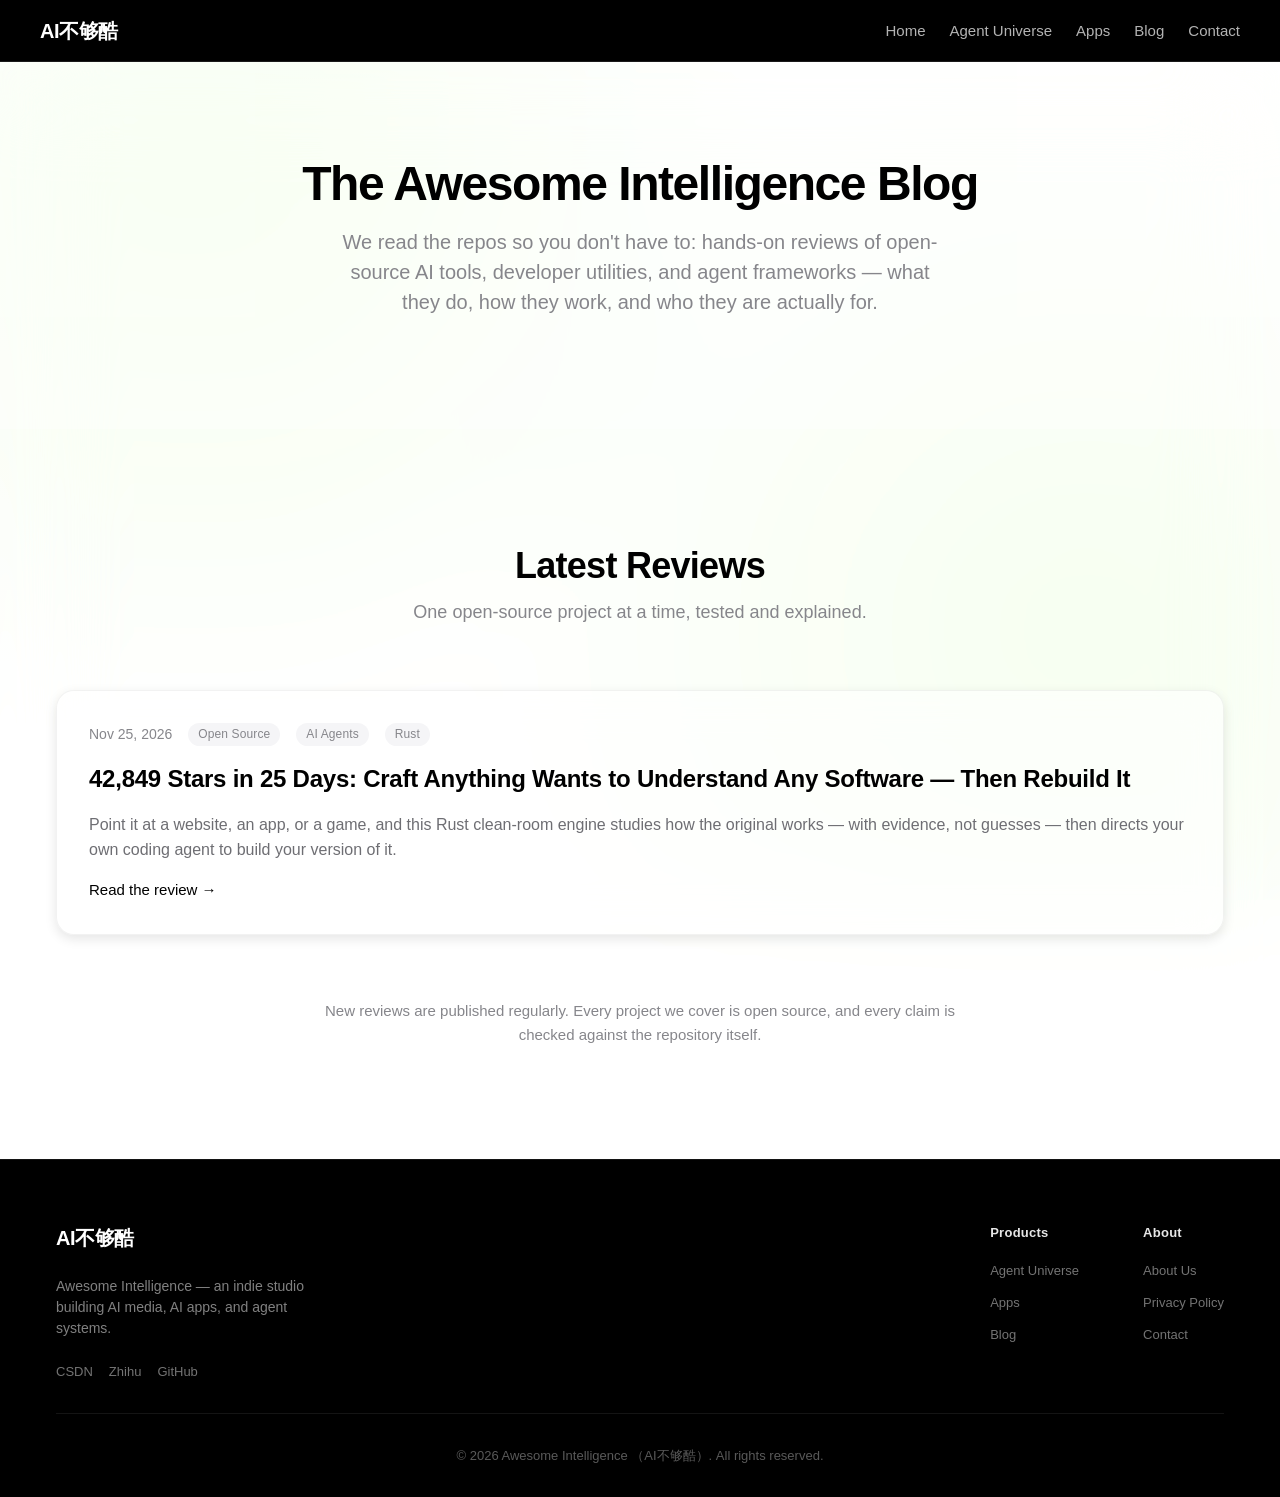
<file: blog/index.html>
<!DOCTYPE html>
<html lang="en">
<head>
    <meta charset="UTF-8">
    <meta name="viewport" content="width=device-width, initial-scale=1.0">
    <meta name="theme-color" content="#000000">
    <meta name="application-name" content="Awesome Intelligence">
    <title>Blog | Awesome Intelligence — Open-Source AI &amp; Developer Tool Reviews</title>
    <meta name="description" content="Hands-on reviews of open-source AI tools, developer utilities, and agent frameworks — what they do, how they work, and who they are for. By Awesome Intelligence （AI不够酷）.">
    <meta name="author" content="Awesome Intelligence">
    <meta name="robots" content="index, follow, max-snippet:-1, max-image-preview:large">
    <link rel="canonical" href="https://awesomeintelligence.top/blog/">

    <!-- Open Graph -->
    <meta property="og:title" content="Blog | Awesome Intelligence">
    <meta property="og:description" content="Hands-on reviews of open-source AI tools and developer utilities.">
    <meta property="og:type" content="website">
    <meta property="og:url" content="https://awesomeintelligence.top/blog/">
    <meta property="og:image" content="https://awesomeintelligence.top/images/logo.jpg">
    <meta property="og:site_name" content="Awesome Intelligence">
    <meta property="og:locale" content="en_US">

    <!-- Twitter Card -->
    <meta name="twitter:card" content="summary_large_image">
    <meta name="twitter:title" content="Blog | Awesome Intelligence">
    <meta name="twitter:description" content="Hands-on reviews of open-source AI tools and developer utilities.">
    <meta name="twitter:image" content="https://awesomeintelligence.top/images/logo.jpg">

    <!-- Favicon -->
    <link rel="icon" type="image/jpeg" href="../images/logo.jpg">
    <link rel="apple-touch-icon" href="../images/logo.jpg">

    <!-- Site styles (shared with the main site) -->
    <link rel="stylesheet" href="../css/style.css">
    <link rel="stylesheet" href="../css/responsive.css">

    <!-- Blog-only components, built on the site's design tokens -->
    <style>
        .post-meta {
            display: flex;
            flex-wrap: wrap;
            align-items: center;
            gap: var(--space-sm) var(--space-md);
            color: var(--text-secondary);
            font-size: 14px;
            margin-bottom: var(--space-md);
        }
        .tag {
            display: inline-block;
            padding: 3px 10px;
            border-radius: 100px;
            background: var(--background-secondary);
            color: var(--text-secondary);
            font-size: 12px;
            font-weight: 500;
            letter-spacing: 0.01em;
        }
        .blog-card-link {
            display: inline-flex;
            align-items: center;
            gap: 4px;
            margin-top: var(--space-md);
            color: var(--text-primary);
            text-decoration: none;
            font-size: 15px;
            font-weight: 500;
        }
        .blog-card-link:hover { color: var(--text-secondary); }
        .blog-note {
            text-align: center;
            color: var(--text-secondary);
            font-size: 15px;
            max-width: 640px;
            margin: 0 auto;
            line-height: 1.6;
        }
    </style>

    <!-- Structured data -->
    <script type="application/ld+json">
    {
        "@context": "https://schema.org",
        "@type": "Blog",
        "name": "Awesome Intelligence Blog",
        "description": "Hands-on reviews of open-source AI tools, developer utilities, and agent frameworks.",
        "url": "https://awesomeintelligence.top/blog/",
        "publisher": {
            "@type": "Organization",
            "name": "Awesome Intelligence",
            "alternateName": "AI不够酷",
            "url": "https://awesomeintelligence.top/"
        },
        "inLanguage": "en"
    }
    </script>
</head>
<body>
    <!-- Scroll progress bar -->
    <div class="scroll-progress"></div>

    <!-- Skip to content (accessibility) -->
    <a href="#main-content" class="skip-link">Skip to main content</a>

    <!-- Header / navigation (same structure as the main site, with a Blog entry) -->
    <header role="banner">
        <div class="container header-container">
            <a href="../index.html" class="logo" aria-label="Back to homepage">AI不够酷</a>
            <nav class="nav-links" role="navigation" aria-label="Main navigation">
                <a href="../index.html">Home</a>
                <a href="../index.html#agent">Agent Universe</a>
                <a href="../index.html#ai-applications">Apps</a>
                <a href="index.html" aria-current="page">Blog</a>
                <a href="../contact.html">Contact</a>
            </nav>
        </div>
    </header>

    <!-- Hero -->
    <section class="hero" aria-labelledby="blog-heading">
        <div class="container">
            <h1 id="blog-heading">The Awesome Intelligence Blog</h1>
            <p>We read the repos so you don't have to: hands-on reviews of open-source AI tools, developer utilities, and agent frameworks — what they do, how they work, and who they are actually for.</p>
        </div>
    </section>

    <!-- Main content -->
    <main id="main-content" class="main-content" role="main">
        <section class="module-section" aria-label="Latest articles">
            <div class="container">
                <div class="section-title">
                    <h2>Latest Reviews</h2>
                    <p>One open-source project at a time, tested and explained.</p>
                </div>

                <div class="services-grid">
                    <!-- Article card -->
                    <article class="service-card" role="article">
                        <div class="post-meta">
                            <time datetime="2026-11-25">Nov 25, 2026</time>
                            <span class="tag">Open Source</span>
                            <span class="tag">AI Agents</span>
                            <span class="tag">Rust</span>
                        </div>
                        <h3><a href="craft-anything.html" style="color: inherit; text-decoration: none;">42,849 Stars in 25 Days: Craft Anything Wants to Understand Any Software — Then Rebuild It</a></h3>
                        <p>Point it at a website, an app, or a game, and this Rust clean-room engine studies how the original works — with evidence, not guesses — then directs your own coding agent to build your version of it.</p>
                        <a class="blog-card-link" href="craft-anything.html">Read the review <span aria-hidden="true">→</span></a>
                    </article>
                </div>

                <p class="blog-note">New reviews are published regularly. Every project we cover is open source, and every claim is checked against the repository itself.</p>
            </div>
        </section>
    </main>

    <!-- Back to top -->
    <button class="back-to-top" aria-label="Back to top" title="Back to top">↑</button>

    <!-- Footer (same structure as the main site) -->
    <footer role="contentinfo">
        <div class="container">
            <div class="footer-content">
                <div class="footer-brand">
                    <span class="footer-logo">AI不够酷</span>
                    <p>Awesome Intelligence — an indie studio building AI media, AI apps, and agent systems.</p>
                    <div class="footer-text-links">
                        <a href="https://blog.csdn.net/zlt501962603" target="_blank" rel="noopener noreferrer">CSDN</a>
                        <a href="https://www.zhihu.com/people/jablack" target="_blank" rel="noopener noreferrer">Zhihu</a>
                        <a href="https://github.com/Awesome-Intelligence" target="_blank" rel="noopener noreferrer">GitHub</a>
                    </div>
                </div>

                <div class="footer-links">
                    <div class="footer-link-group">
                        <h4>Products</h4>
                        <ul>
                            <li><a href="../index.html#agent">Agent Universe</a></li>
                            <li><a href="../index.html#ai-applications">Apps</a></li>
                            <li><a href="index.html">Blog</a></li>
                        </ul>
                    </div>
                    <div class="footer-link-group">
                        <h4>About</h4>
                        <ul>
                            <li><a href="../about.html">About Us</a></li>
                            <li><a href="../privacy.html">Privacy Policy</a></li>
                            <li><a href="../contact.html">Contact</a></li>
                        </ul>
                    </div>
                </div>
            </div>
            <div class="footer-bottom">
                <p>&copy; 2026 Awesome Intelligence （AI不够酷）. All rights reserved.</p>
            </div>
        </div>
    </footer>

    <script src="../js/main.js" defer></script>
    <script src="../js/navigation.js" defer></script>
</body>
</html>
</file>
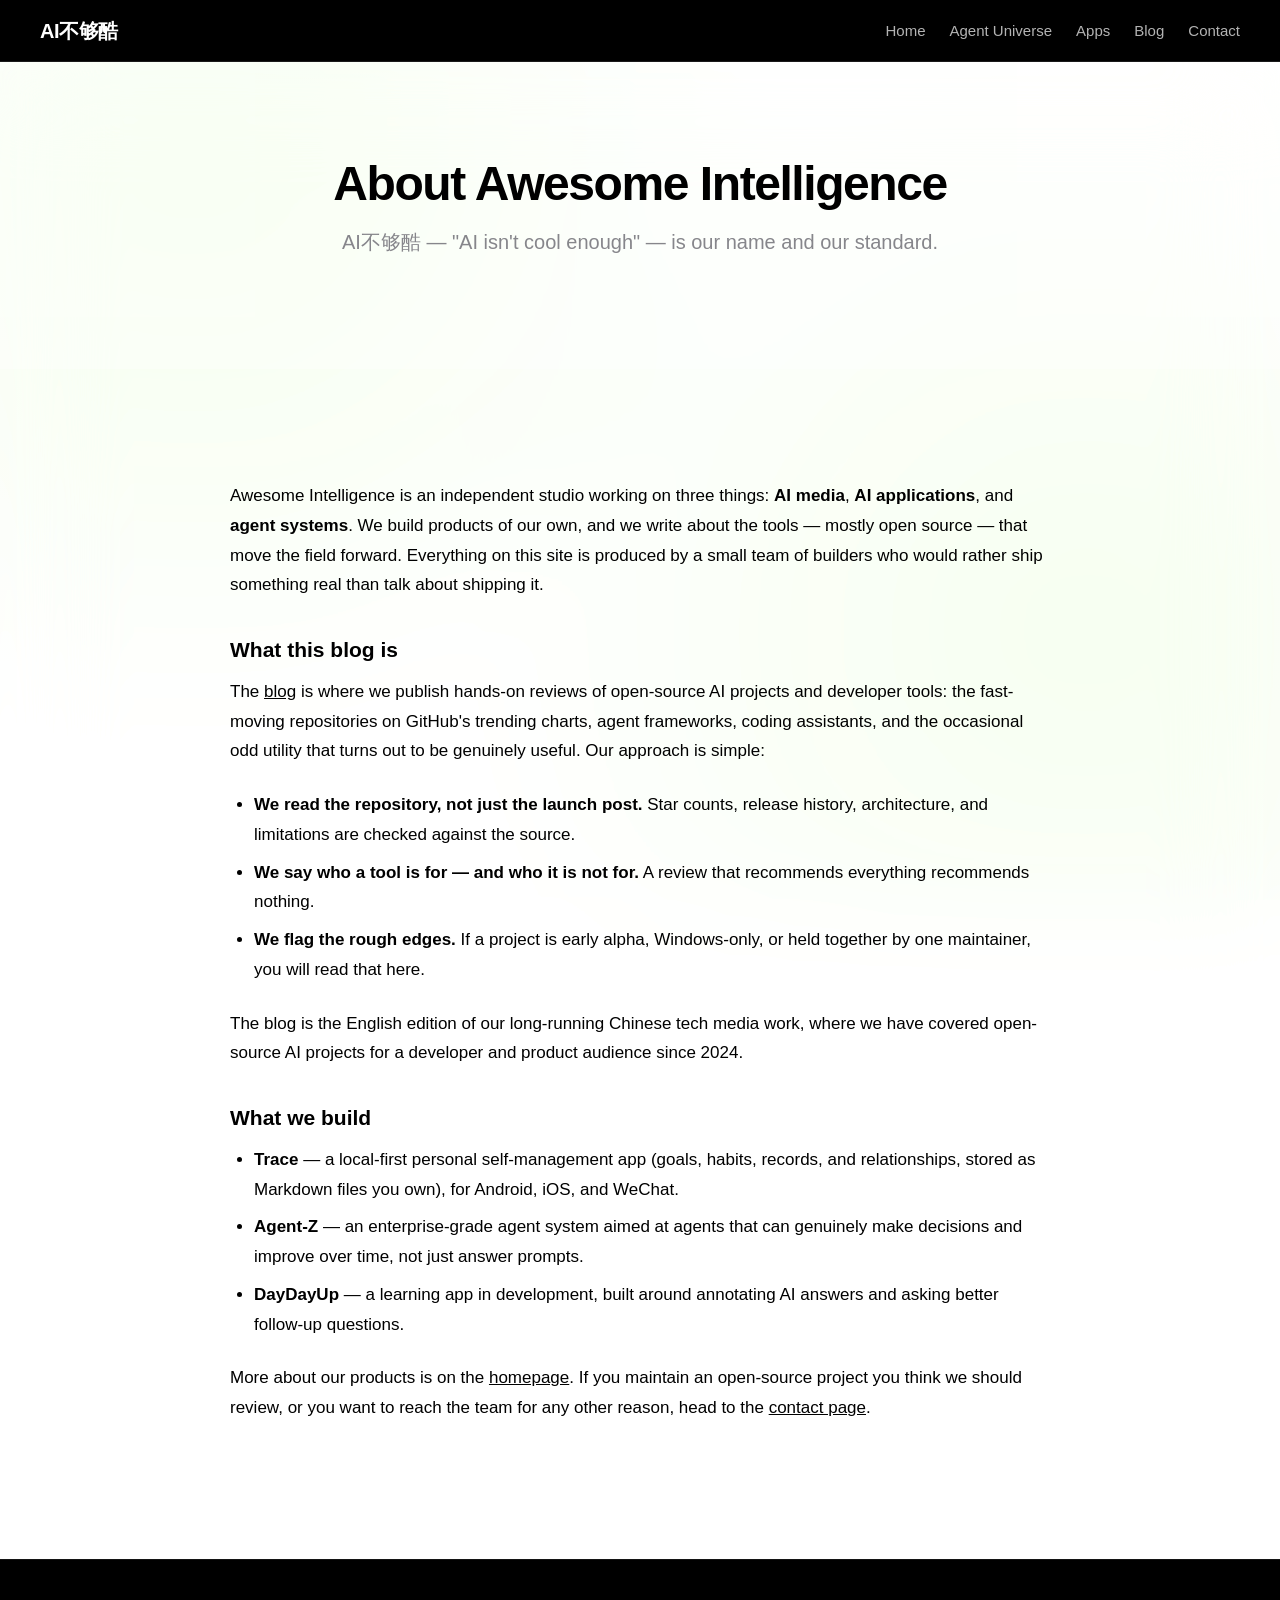
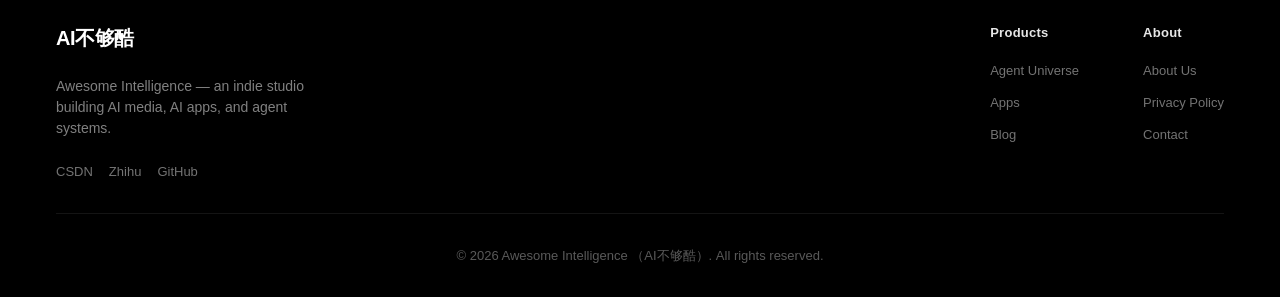
<file: about.html>
<!DOCTYPE html>
<html lang="en">
<head>
    <meta charset="UTF-8">
    <meta name="viewport" content="width=device-width, initial-scale=1.0">
    <meta name="theme-color" content="#000000">
    <meta name="application-name" content="Awesome Intelligence">
    <title>About | Awesome Intelligence （AI不够酷）</title>
    <meta name="description" content="Awesome Intelligence （AI不够酷） is an indie studio building AI media, AI apps, and agent systems. This blog publishes hands-on reviews of open-source AI and developer tools.">
    <meta name="author" content="Awesome Intelligence">
    <meta name="robots" content="index, follow">
    <link rel="canonical" href="https://awesomeintelligence.top/about.html">

    <!-- Open Graph -->
    <meta property="og:title" content="About | Awesome Intelligence">
    <meta property="og:description" content="An indie studio building AI media, AI apps, and agent systems — and reviewing the open-source tools we use.">
    <meta property="og:type" content="website">
    <meta property="og:url" content="https://awesomeintelligence.top/about.html">
    <meta property="og:image" content="https://awesomeintelligence.top/images/logo.jpg">
    <meta property="og:site_name" content="Awesome Intelligence">
    <meta property="og:locale" content="en_US">

    <!-- Twitter Card -->
    <meta name="twitter:card" content="summary_large_image">
    <meta name="twitter:title" content="About | Awesome Intelligence">
    <meta name="twitter:description" content="An indie studio building AI media, AI apps, and agent systems.">
    <meta name="twitter:image" content="https://awesomeintelligence.top/images/logo.jpg">

    <!-- Favicon -->
    <link rel="icon" type="image/jpeg" href="images/logo.jpg">
    <link rel="apple-touch-icon" href="images/logo.jpg">

    <!-- Site styles (shared with the main site) -->
    <link rel="stylesheet" href="css/style.css">
    <link rel="stylesheet" href="css/responsive.css">

    <!-- Text-page typography, built on the site's design tokens -->
    <style>
        .page-wrap { max-width: 820px; margin: 0 auto; }
        .page-body { font-size: 17px; line-height: 1.75; }
        .page-body p { margin-bottom: var(--space-lg); }
        .page-body h3 {
            font-size: 21px;
            font-weight: 600;
            margin: var(--space-xl) 0 var(--space-sm);
            color: var(--text-primary);
        }
        .page-body ul { margin: 0 0 var(--space-lg) var(--space-lg); }
        .page-body li { margin-bottom: var(--space-sm); }
        .page-body a { color: var(--text-primary); font-weight: 500; }
    </style>

    <!-- Structured data -->
    <script type="application/ld+json">
    {
        "@context": "https://schema.org",
        "@type": "Organization",
        "name": "Awesome Intelligence",
        "alternateName": "AI不够酷",
        "description": "An indie studio building AI media, AI apps, and agent systems.",
        "url": "https://awesomeintelligence.top/",
        "logo": "https://awesomeintelligence.top/images/logo.jpg",
        "email": "zhenglongtian@outlook.com",
        "sameAs": [
            "https://github.com/Awesome-Intelligence",
            "https://blog.csdn.net/zlt501962603",
            "https://www.zhihu.com/people/jablack"
        ]
    }
    </script>
</head>
<body>
    <!-- Scroll progress bar -->
    <div class="scroll-progress"></div>

    <!-- Skip to content (accessibility) -->
    <a href="#main-content" class="skip-link">Skip to main content</a>

    <!-- Header / navigation (same structure as the main site, with a Blog entry) -->
    <header role="banner">
        <div class="container header-container">
            <a href="index.html" class="logo" aria-label="Back to homepage">AI不够酷</a>
            <nav class="nav-links" role="navigation" aria-label="Main navigation">
                <a href="index.html">Home</a>
                <a href="index.html#agent">Agent Universe</a>
                <a href="index.html#ai-applications">Apps</a>
                <a href="blog/index.html">Blog</a>
                <a href="contact.html">Contact</a>
            </nav>
        </div>
    </header>

    <!-- Hero -->
    <section class="hero" aria-labelledby="about-heading">
        <div class="container">
            <h1 id="about-heading">About Awesome Intelligence</h1>
            <p>AI不够酷 — "AI isn't cool enough" — is our name and our standard.</p>
        </div>
    </section>

    <!-- Main content -->
    <main id="main-content" class="main-content" role="main">
        <section class="module-section">
            <div class="container">
                <div class="page-wrap page-body">
                    <p>Awesome Intelligence is an independent studio working on three things: <strong>AI media</strong>, <strong>AI applications</strong>, and <strong>agent systems</strong>. We build products of our own, and we write about the tools — mostly open source — that move the field forward. Everything on this site is produced by a small team of builders who would rather ship something real than talk about shipping it.</p>

                    <h3>What this blog is</h3>
                    <p>The <a href="blog/index.html">blog</a> is where we publish hands-on reviews of open-source AI projects and developer tools: the fast-moving repositories on GitHub's trending charts, agent frameworks, coding assistants, and the occasional odd utility that turns out to be genuinely useful. Our approach is simple:</p>
                    <ul>
                        <li><strong>We read the repository, not just the launch post.</strong> Star counts, release history, architecture, and limitations are checked against the source.</li>
                        <li><strong>We say who a tool is for — and who it is not for.</strong> A review that recommends everything recommends nothing.</li>
                        <li><strong>We flag the rough edges.</strong> If a project is early alpha, Windows-only, or held together by one maintainer, you will read that here.</li>
                    </ul>
                    <p>The blog is the English edition of our long-running Chinese tech media work, where we have covered open-source AI projects for a developer and product audience since 2024.</p>

                    <h3>What we build</h3>
                    <ul>
                        <li><strong>Trace</strong> — a local-first personal self-management app (goals, habits, records, and relationships, stored as Markdown files you own), for Android, iOS, and WeChat.</li>
                        <li><strong>Agent-Z</strong> — an enterprise-grade agent system aimed at agents that can genuinely make decisions and improve over time, not just answer prompts.</li>
                        <li><strong>DayDayUp</strong> — a learning app in development, built around annotating AI answers and asking better follow-up questions.</li>
                    </ul>
                    <p>More about our products is on the <a href="index.html">homepage</a>. If you maintain an open-source project you think we should review, or you want to reach the team for any other reason, head to the <a href="contact.html">contact page</a>.</p>
                </div>
            </div>
        </section>
    </main>

    <!-- Back to top -->
    <button class="back-to-top" aria-label="Back to top" title="Back to top">↑</button>

    <!-- Footer (same structure as the main site) -->
    <footer role="contentinfo">
        <div class="container">
            <div class="footer-content">
                <div class="footer-brand">
                    <span class="footer-logo">AI不够酷</span>
                    <p>Awesome Intelligence — an indie studio building AI media, AI apps, and agent systems.</p>
                    <div class="footer-text-links">
                        <a href="https://blog.csdn.net/zlt501962603" target="_blank" rel="noopener noreferrer">CSDN</a>
                        <a href="https://www.zhihu.com/people/jablack" target="_blank" rel="noopener noreferrer">Zhihu</a>
                        <a href="https://github.com/Awesome-Intelligence" target="_blank" rel="noopener noreferrer">GitHub</a>
                    </div>
                </div>

                <div class="footer-links">
                    <div class="footer-link-group">
                        <h4>Products</h4>
                        <ul>
                            <li><a href="index.html#agent">Agent Universe</a></li>
                            <li><a href="index.html#ai-applications">Apps</a></li>
                            <li><a href="blog/index.html">Blog</a></li>
                        </ul>
                    </div>
                    <div class="footer-link-group">
                        <h4>About</h4>
                        <ul>
                            <li><a href="about.html">About Us</a></li>
                            <li><a href="privacy.html">Privacy Policy</a></li>
                            <li><a href="contact.html">Contact</a></li>
                        </ul>
                    </div>
                </div>
            </div>
            <div class="footer-bottom">
                <p>&copy; 2026 Awesome Intelligence （AI不够酷）. All rights reserved.</p>
            </div>
        </div>
    </footer>

    <script src="js/main.js" defer></script>
    <script src="js/navigation.js" defer></script>
</body>
</html>
</file>
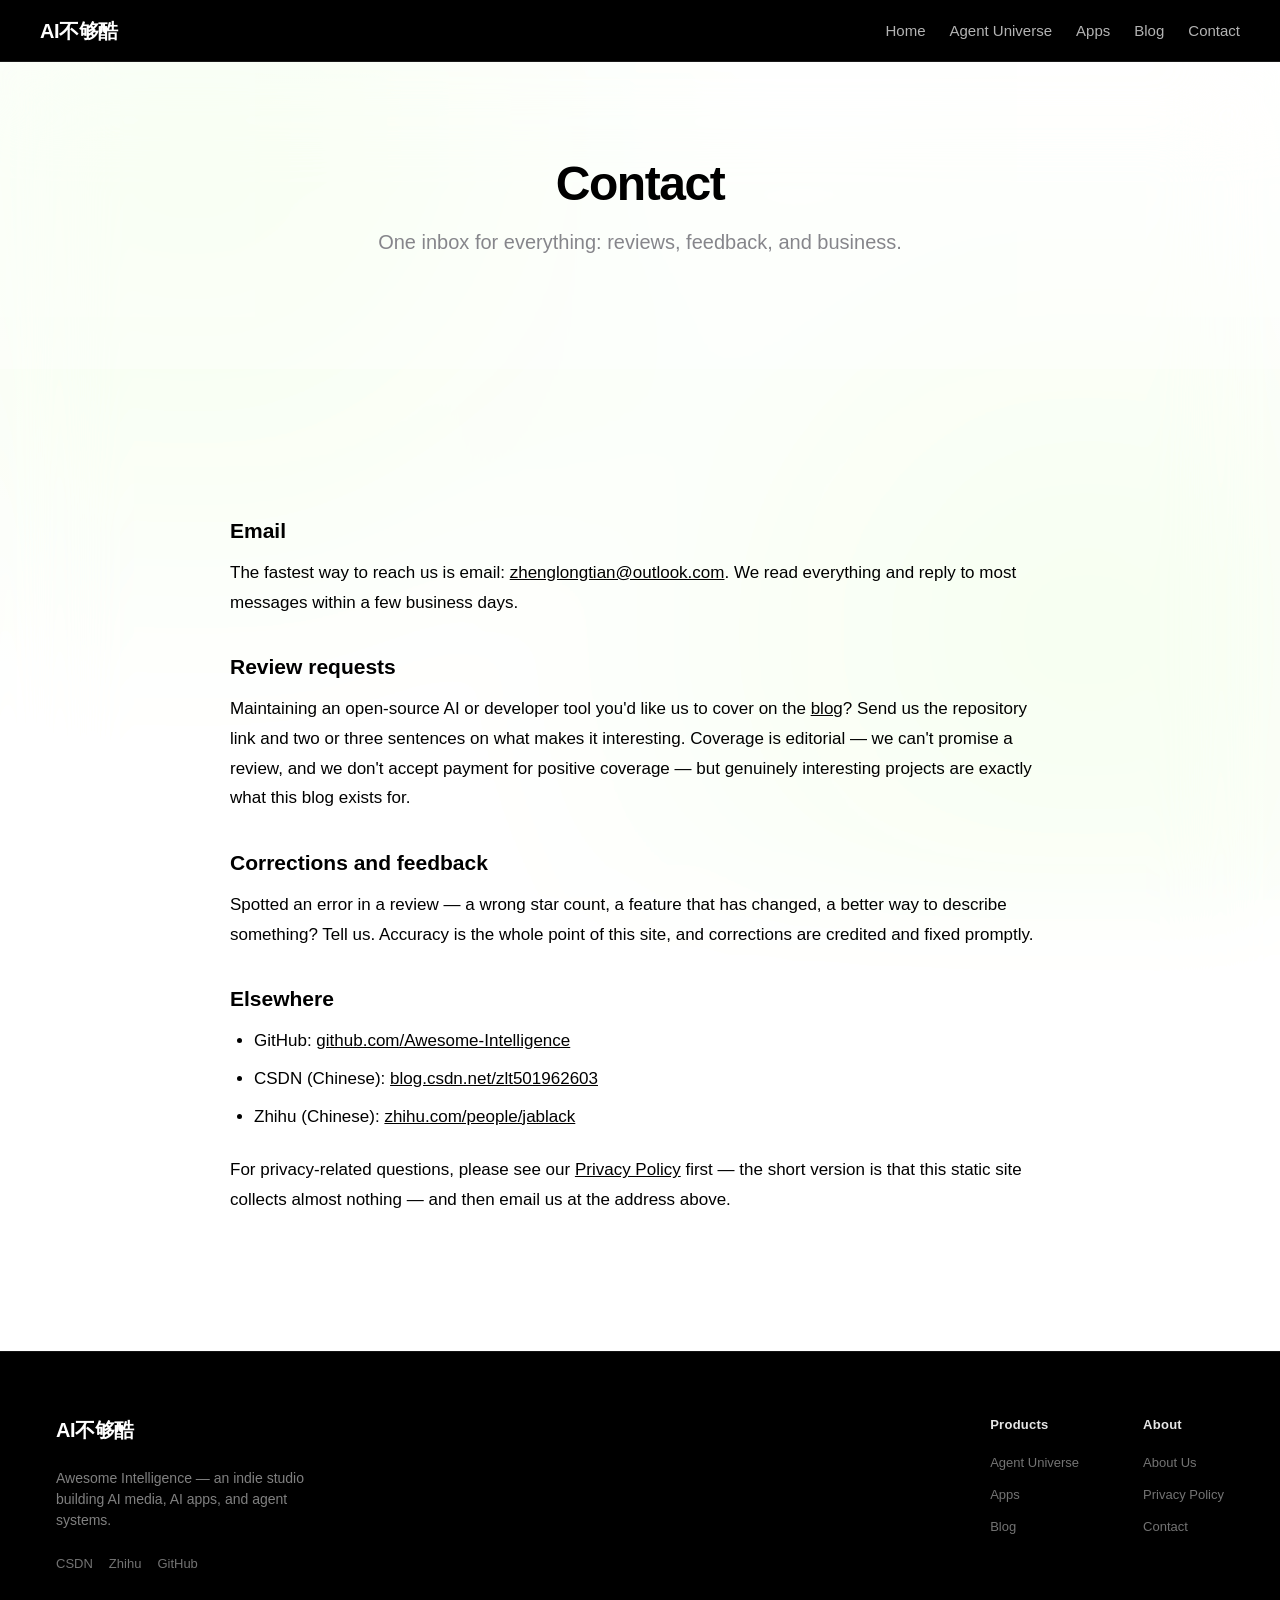
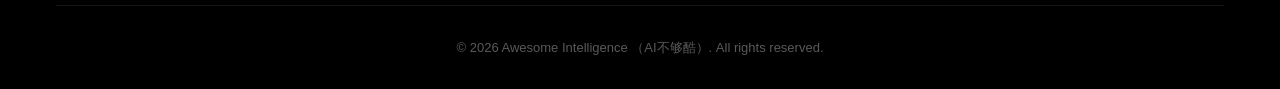
<file: contact.html>
<!DOCTYPE html>
<html lang="en">
<head>
    <meta charset="UTF-8">
    <meta name="viewport" content="width=device-width, initial-scale=1.0">
    <meta name="theme-color" content="#000000">
    <meta name="application-name" content="Awesome Intelligence">
    <title>Contact | Awesome Intelligence （AI不够酷）</title>
    <meta name="description" content="Get in touch with Awesome Intelligence （AI不够酷） — review requests for open-source projects, feedback on the blog, and business inquiries.">
    <meta name="author" content="Awesome Intelligence">
    <meta name="robots" content="index, follow">
    <link rel="canonical" href="https://awesomeintelligence.top/contact.html">

    <!-- Open Graph -->
    <meta property="og:title" content="Contact | Awesome Intelligence">
    <meta property="og:description" content="Review requests, feedback, and business inquiries — how to reach the Awesome Intelligence team.">
    <meta property="og:type" content="website">
    <meta property="og:url" content="https://awesomeintelligence.top/contact.html">
    <meta property="og:image" content="https://awesomeintelligence.top/images/logo.jpg">
    <meta property="og:site_name" content="Awesome Intelligence">
    <meta property="og:locale" content="en_US">

    <!-- Favicon -->
    <link rel="icon" type="image/jpeg" href="images/logo.jpg">
    <link rel="apple-touch-icon" href="images/logo.jpg">

    <!-- Site styles (shared with the main site) -->
    <link rel="stylesheet" href="css/style.css">
    <link rel="stylesheet" href="css/responsive.css">

    <!-- Text-page typography, built on the site's design tokens -->
    <style>
        .page-wrap { max-width: 820px; margin: 0 auto; }
        .page-body { font-size: 17px; line-height: 1.75; }
        .page-body p { margin-bottom: var(--space-lg); }
        .page-body h3 {
            font-size: 21px;
            font-weight: 600;
            margin: var(--space-xl) 0 var(--space-sm);
            color: var(--text-primary);
        }
        .page-body ul { margin: 0 0 var(--space-lg) var(--space-lg); }
        .page-body li { margin-bottom: var(--space-sm); }
        .page-body a { color: var(--text-primary); font-weight: 500; }
    </style>

    <!-- Structured data -->
    <script type="application/ld+json">
    {
        "@context": "https://schema.org",
        "@type": "ContactPage",
        "name": "Contact | Awesome Intelligence",
        "url": "https://awesomeintelligence.top/contact.html",
        "mainEntity": {
            "@type": "Organization",
            "name": "Awesome Intelligence",
            "alternateName": "AI不够酷",
            "url": "https://awesomeintelligence.top/",
            "email": "zhenglongtian@outlook.com",
            "contactPoint": {
                "@type": "ContactPoint",
                "email": "zhenglongtian@outlook.com",
                "contactType": "customer service"
            }
        },
        "inLanguage": "en"
    }
    </script>
</head>
<body>
    <!-- Scroll progress bar -->
    <div class="scroll-progress"></div>

    <!-- Skip to content (accessibility) -->
    <a href="#main-content" class="skip-link">Skip to main content</a>

    <!-- Header / navigation (same structure as the main site, with a Blog entry) -->
    <header role="banner">
        <div class="container header-container">
            <a href="index.html" class="logo" aria-label="Back to homepage">AI不够酷</a>
            <nav class="nav-links" role="navigation" aria-label="Main navigation">
                <a href="index.html">Home</a>
                <a href="index.html#agent">Agent Universe</a>
                <a href="index.html#ai-applications">Apps</a>
                <a href="blog/index.html">Blog</a>
                <a href="contact.html" aria-current="page">Contact</a>
            </nav>
        </div>
    </header>

    <!-- Hero -->
    <section class="hero" aria-labelledby="contact-heading">
        <div class="container">
            <h1 id="contact-heading">Contact</h1>
            <p>One inbox for everything: reviews, feedback, and business.</p>
        </div>
    </section>

    <!-- Main content -->
    <main id="main-content" class="main-content" role="main">
        <section class="module-section">
            <div class="container">
                <div class="page-wrap page-body">
                    <h3>Email</h3>
                    <p>The fastest way to reach us is email: <a href="mailto:zhenglongtian@outlook.com">zhenglongtian@outlook.com</a>. We read everything and reply to most messages within a few business days.</p>

                    <h3>Review requests</h3>
                    <p>Maintaining an open-source AI or developer tool you'd like us to cover on the <a href="blog/index.html">blog</a>? Send us the repository link and two or three sentences on what makes it interesting. Coverage is editorial — we can't promise a review, and we don't accept payment for positive coverage — but genuinely interesting projects are exactly what this blog exists for.</p>

                    <h3>Corrections and feedback</h3>
                    <p>Spotted an error in a review — a wrong star count, a feature that has changed, a better way to describe something? Tell us. Accuracy is the whole point of this site, and corrections are credited and fixed promptly.</p>

                    <h3>Elsewhere</h3>
                    <ul>
                        <li>GitHub: <a href="https://github.com/Awesome-Intelligence" target="_blank" rel="noopener noreferrer">github.com/Awesome-Intelligence</a></li>
                        <li>CSDN (Chinese): <a href="https://blog.csdn.net/zlt501962603" target="_blank" rel="noopener noreferrer">blog.csdn.net/zlt501962603</a></li>
                        <li>Zhihu (Chinese): <a href="https://www.zhihu.com/people/jablack" target="_blank" rel="noopener noreferrer">zhihu.com/people/jablack</a></li>
                    </ul>
                    <p>For privacy-related questions, please see our <a href="privacy.html">Privacy Policy</a> first — the short version is that this static site collects almost nothing — and then email us at the address above.</p>
                </div>
            </div>
        </section>
    </main>

    <!-- Back to top -->
    <button class="back-to-top" aria-label="Back to top" title="Back to top">↑</button>

    <!-- Footer (same structure as the main site) -->
    <footer role="contentinfo">
        <div class="container">
            <div class="footer-content">
                <div class="footer-brand">
                    <span class="footer-logo">AI不够酷</span>
                    <p>Awesome Intelligence — an indie studio building AI media, AI apps, and agent systems.</p>
                    <div class="footer-text-links">
                        <a href="https://blog.csdn.net/zlt501962603" target="_blank" rel="noopener noreferrer">CSDN</a>
                        <a href="https://www.zhihu.com/people/jablack" target="_blank" rel="noopener noreferrer">Zhihu</a>
                        <a href="https://github.com/Awesome-Intelligence" target="_blank" rel="noopener noreferrer">GitHub</a>
                    </div>
                </div>

                <div class="footer-links">
                    <div class="footer-link-group">
                        <h4>Products</h4>
                        <ul>
                            <li><a href="index.html#agent">Agent Universe</a></li>
                            <li><a href="index.html#ai-applications">Apps</a></li>
                            <li><a href="blog/index.html">Blog</a></li>
                        </ul>
                    </div>
                    <div class="footer-link-group">
                        <h4>About</h4>
                        <ul>
                            <li><a href="about.html">About Us</a></li>
                            <li><a href="privacy.html">Privacy Policy</a></li>
                            <li><a href="contact.html">Contact</a></li>
                        </ul>
                    </div>
                </div>
            </div>
            <div class="footer-bottom">
                <p>&copy; 2026 Awesome Intelligence （AI不够酷）. All rights reserved.</p>
            </div>
        </div>
    </footer>

    <script src="js/main.js" defer></script>
    <script src="js/navigation.js" defer></script>
</body>
</html>
</file>
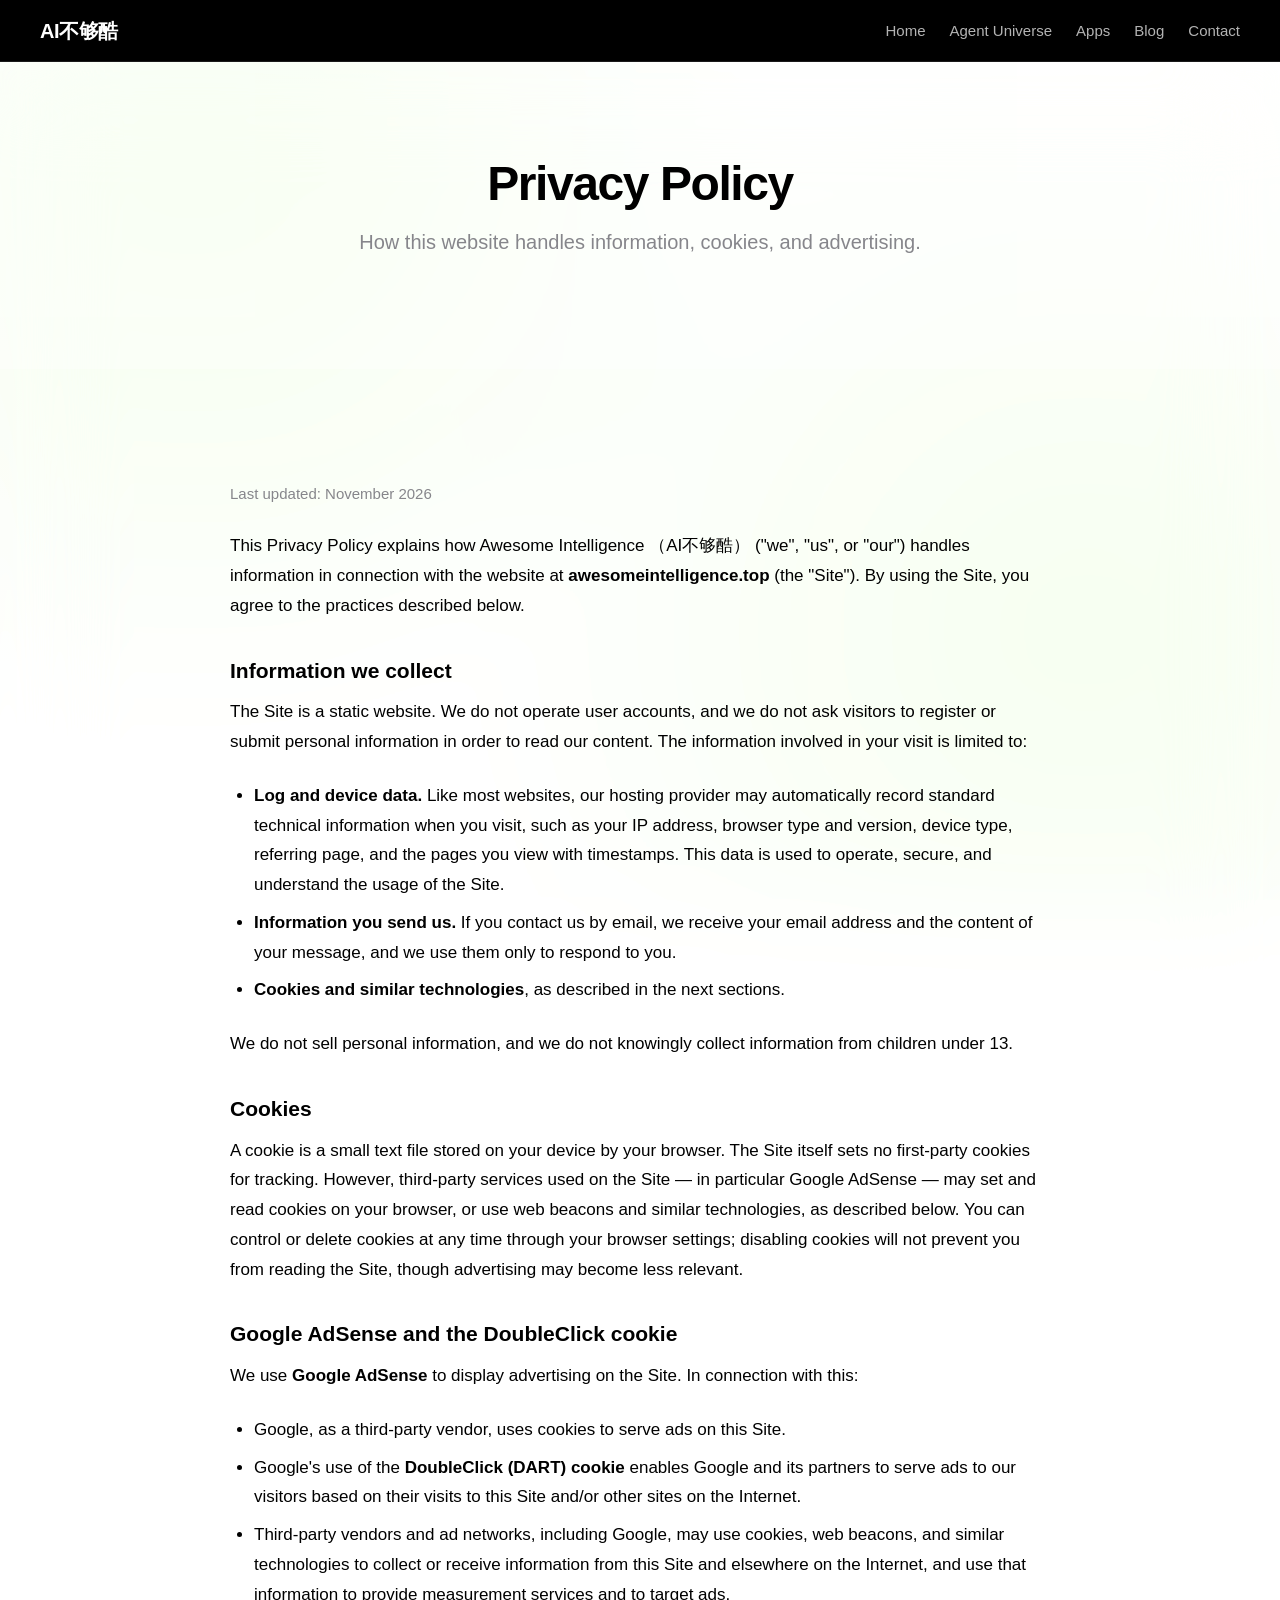
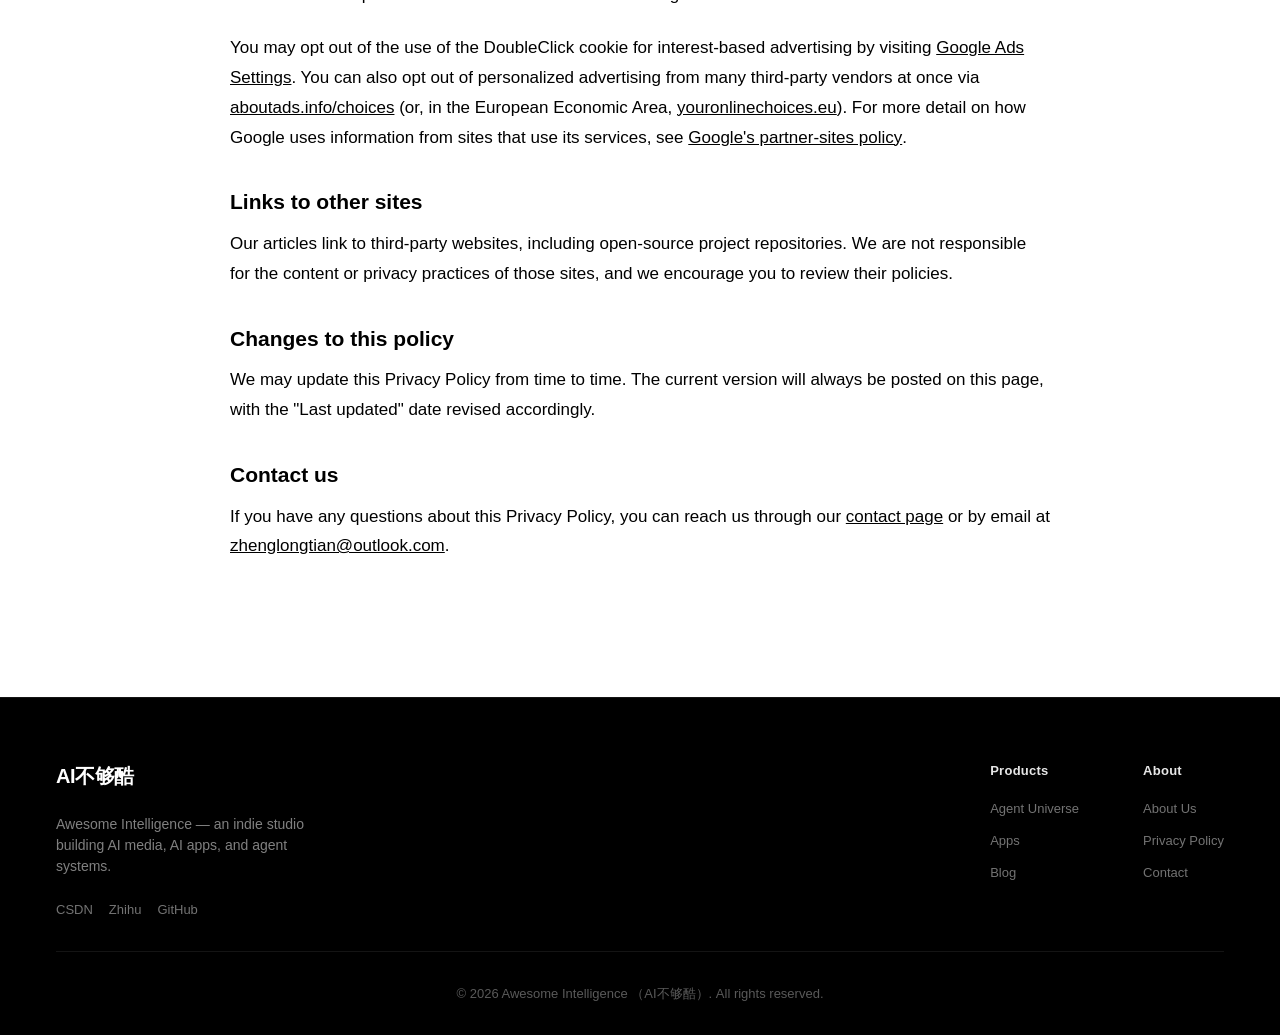
<file: privacy.html>
<!DOCTYPE html>
<html lang="en">
<head>
    <meta charset="UTF-8">
    <meta name="viewport" content="width=device-width, initial-scale=1.0">
    <meta name="theme-color" content="#000000">
    <meta name="application-name" content="Awesome Intelligence">
    <title>Privacy Policy | Awesome Intelligence （AI不够酷）</title>
    <meta name="description" content="How awesomeintelligence.top handles information, cookies, and third-party advertising, including Google AdSense and the DoubleClick cookie.">
    <meta name="author" content="Awesome Intelligence">
    <meta name="robots" content="index, follow">
    <link rel="canonical" href="https://awesomeintelligence.top/privacy.html">

    <!-- Open Graph -->
    <meta property="og:title" content="Privacy Policy | Awesome Intelligence">
    <meta property="og:description" content="How this site handles information, cookies, and third-party advertising.">
    <meta property="og:type" content="website">
    <meta property="og:url" content="https://awesomeintelligence.top/privacy.html">
    <meta property="og:image" content="https://awesomeintelligence.top/images/logo.jpg">
    <meta property="og:site_name" content="Awesome Intelligence">
    <meta property="og:locale" content="en_US">

    <!-- Favicon -->
    <link rel="icon" type="image/jpeg" href="images/logo.jpg">
    <link rel="apple-touch-icon" href="images/logo.jpg">

    <!-- Site styles (shared with the main site) -->
    <link rel="stylesheet" href="css/style.css">
    <link rel="stylesheet" href="css/responsive.css">

    <!-- Text-page typography, built on the site's design tokens -->
    <style>
        .page-wrap { max-width: 820px; margin: 0 auto; }
        .page-body { font-size: 17px; line-height: 1.75; }
        .page-body p { margin-bottom: var(--space-lg); }
        .page-body h3 {
            font-size: 21px;
            font-weight: 600;
            margin: var(--space-xl) 0 var(--space-sm);
            color: var(--text-primary);
        }
        .page-body ul { margin: 0 0 var(--space-lg) var(--space-lg); }
        .page-body li { margin-bottom: var(--space-sm); }
        .page-body a { color: var(--text-primary); font-weight: 500; }
        .updated { color: var(--text-secondary); font-size: 15px; }
    </style>
</head>
<body>
    <!-- Scroll progress bar -->
    <div class="scroll-progress"></div>

    <!-- Skip to content (accessibility) -->
    <a href="#main-content" class="skip-link">Skip to main content</a>

    <!-- Header / navigation (same structure as the main site, with a Blog entry) -->
    <header role="banner">
        <div class="container header-container">
            <a href="index.html" class="logo" aria-label="Back to homepage">AI不够酷</a>
            <nav class="nav-links" role="navigation" aria-label="Main navigation">
                <a href="index.html">Home</a>
                <a href="index.html#agent">Agent Universe</a>
                <a href="index.html#ai-applications">Apps</a>
                <a href="blog/index.html">Blog</a>
                <a href="contact.html">Contact</a>
            </nav>
        </div>
    </header>

    <!-- Hero -->
    <section class="hero" aria-labelledby="privacy-heading">
        <div class="container">
            <h1 id="privacy-heading">Privacy Policy</h1>
            <p>How this website handles information, cookies, and advertising.</p>
        </div>
    </section>

    <!-- Main content -->
    <main id="main-content" class="main-content" role="main">
        <section class="module-section">
            <div class="container">
                <div class="page-wrap page-body">
                    <p class="updated">Last updated: November 2026</p>

                    <p>This Privacy Policy explains how Awesome Intelligence （AI不够酷） ("we", "us", or "our") handles information in connection with the website at <strong>awesomeintelligence.top</strong> (the "Site"). By using the Site, you agree to the practices described below.</p>

                    <h3>Information we collect</h3>
                    <p>The Site is a static website. We do not operate user accounts, and we do not ask visitors to register or submit personal information in order to read our content. The information involved in your visit is limited to:</p>
                    <ul>
                        <li><strong>Log and device data.</strong> Like most websites, our hosting provider may automatically record standard technical information when you visit, such as your IP address, browser type and version, device type, referring page, and the pages you view with timestamps. This data is used to operate, secure, and understand the usage of the Site.</li>
                        <li><strong>Information you send us.</strong> If you contact us by email, we receive your email address and the content of your message, and we use them only to respond to you.</li>
                        <li><strong>Cookies and similar technologies</strong>, as described in the next sections.</li>
                    </ul>
                    <p>We do not sell personal information, and we do not knowingly collect information from children under 13.</p>

                    <h3>Cookies</h3>
                    <p>A cookie is a small text file stored on your device by your browser. The Site itself sets no first-party cookies for tracking. However, third-party services used on the Site — in particular Google AdSense — may set and read cookies on your browser, or use web beacons and similar technologies, as described below. You can control or delete cookies at any time through your browser settings; disabling cookies will not prevent you from reading the Site, though advertising may become less relevant.</p>

                    <h3>Google AdSense and the DoubleClick cookie</h3>
                    <p>We use <strong>Google AdSense</strong> to display advertising on the Site. In connection with this:</p>
                    <ul>
                        <li>Google, as a third-party vendor, uses cookies to serve ads on this Site.</li>
                        <li>Google's use of the <strong>DoubleClick (DART) cookie</strong> enables Google and its partners to serve ads to our visitors based on their visits to this Site and/or other sites on the Internet.</li>
                        <li>Third-party vendors and ad networks, including Google, may use cookies, web beacons, and similar technologies to collect or receive information from this Site and elsewhere on the Internet, and use that information to provide measurement services and to target ads.</li>
                    </ul>
                    <p>You may opt out of the use of the DoubleClick cookie for interest-based advertising by visiting <a href="https://www.google.com/settings/ads" target="_blank" rel="noopener noreferrer">Google Ads Settings</a>. You can also opt out of personalized advertising from many third-party vendors at once via <a href="https://www.aboutads.info/choices/" target="_blank" rel="noopener noreferrer">aboutads.info/choices</a> (or, in the European Economic Area, <a href="https://www.youronlinechoices.eu/" target="_blank" rel="noopener noreferrer">youronlinechoices.eu</a>). For more detail on how Google uses information from sites that use its services, see <a href="https://policies.google.com/technologies/partner-sites" target="_blank" rel="noopener noreferrer">Google's partner-sites policy</a>.</p>

                    <h3>Links to other sites</h3>
                    <p>Our articles link to third-party websites, including open-source project repositories. We are not responsible for the content or privacy practices of those sites, and we encourage you to review their policies.</p>

                    <h3>Changes to this policy</h3>
                    <p>We may update this Privacy Policy from time to time. The current version will always be posted on this page, with the "Last updated" date revised accordingly.</p>

                    <h3>Contact us</h3>
                    <p>If you have any questions about this Privacy Policy, you can reach us through our <a href="contact.html">contact page</a> or by email at <a href="mailto:zhenglongtian@outlook.com">zhenglongtian@outlook.com</a>.</p>
                </div>
            </div>
        </section>
    </main>

    <!-- Back to top -->
    <button class="back-to-top" aria-label="Back to top" title="Back to top">↑</button>

    <!-- Footer (same structure as the main site) -->
    <footer role="contentinfo">
        <div class="container">
            <div class="footer-content">
                <div class="footer-brand">
                    <span class="footer-logo">AI不够酷</span>
                    <p>Awesome Intelligence — an indie studio building AI media, AI apps, and agent systems.</p>
                    <div class="footer-text-links">
                        <a href="https://blog.csdn.net/zlt501962603" target="_blank" rel="noopener noreferrer">CSDN</a>
                        <a href="https://www.zhihu.com/people/jablack" target="_blank" rel="noopener noreferrer">Zhihu</a>
                        <a href="https://github.com/Awesome-Intelligence" target="_blank" rel="noopener noreferrer">GitHub</a>
                    </div>
                </div>

                <div class="footer-links">
                    <div class="footer-link-group">
                        <h4>Products</h4>
                        <ul>
                            <li><a href="index.html#agent">Agent Universe</a></li>
                            <li><a href="index.html#ai-applications">Apps</a></li>
                            <li><a href="blog/index.html">Blog</a></li>
                        </ul>
                    </div>
                    <div class="footer-link-group">
                        <h4>About</h4>
                        <ul>
                            <li><a href="about.html">About Us</a></li>
                            <li><a href="privacy.html">Privacy Policy</a></li>
                            <li><a href="contact.html">Contact</a></li>
                        </ul>
                    </div>
                </div>
            </div>
            <div class="footer-bottom">
                <p>&copy; 2026 Awesome Intelligence （AI不够酷）. All rights reserved.</p>
            </div>
        </div>
    </footer>

    <script src="js/main.js" defer></script>
    <script src="js/navigation.js" defer></script>
</body>
</html>
</file>
<file: css/style.css>
/* ========== 苹果风格设计 ==========
   极简主义、精致细节、优雅排版
   ================================= */

/* 基础样式重置 */
* {
    margin: 0;
    padding: 0;
    box-sizing: border-box;
}

/* 跳转到主要内容链接（可访问性） */
.skip-link {
    position: absolute;
    top: -40px;
    left: 6px;
    background: #0071e3;
    color: white;
    padding: 8px;
    text-decoration: none;
    border-radius: 6px;
    z-index: 1000;
    font-family: -apple-system, BlinkMacSystemFont, 'SF Pro Text', 'SF Pro Icons', 'Helvetica Neue', Helvetica, Arial, sans-serif;
}

.skip-link:focus {
    top: 6px;
}

/* 苹果风格变量 - 黑白主题 */
:root {
    /* 苹果官方色彩 - 黑白 */
    --apple-blue: #000000;
    --apple-gray: #86868b;
    --apple-light-gray: #f5f5f7;
    --apple-dark-gray: #1d1d1f;
    --apple-black: #000000;
    --apple-white: #ffffff;
    
    /* 背景色 */
    --background-primary: var(--apple-white);
    --background-secondary: var(--apple-light-gray);
    --background-tertiary: #ffffff;
    
    /* 文字颜色 */
    --text-primary: var(--apple-black);
    --text-secondary: var(--apple-gray);
    --text-tertiary: #6e6e73;
    
    /* 边框和分割线 */
    --border-color: #d2d2d7;

    /* 磨砂玻璃半透明背景（呼应 logo 绿色透出） */
    --bg-glass-section: rgba(255, 255, 255, 0.35);
    --bg-glass-card: rgba(255, 255, 255, 0.55);

    /* 阴影 */
    --shadow-sm: 0 1px 2px rgba(0, 0, 0, 0.05);
    --shadow-md: 0 4px 12px rgba(0, 0, 0, 0.1);
    --shadow-lg: 0 8px 24px rgba(0, 0, 0, 0.12);
    
    /* 圆角 */
    --radius-sm: 8px;
    --radius-md: 12px;
    --radius-lg: 18px;
    --radius-xl: 24px;
    
    /* 间距系统 */
    --space-xs: 4px;
    --space-sm: 8px;
    --space-md: 16px;
    --space-lg: 24px;
    --space-xl: 32px;
    --space-2xl: 48px;
    --space-3xl: 64px;
    --space-4xl: 96px;
}

/* 深色模式支持 */
@media (prefers-color-scheme: dark) {
    :root {
        --background-primary: #000000;
        --background-secondary: #121212;
        --background-tertiary: #1c1c1e;
        --text-primary: var(--apple-white);
        --text-secondary: #aeaeb2;
        --text-tertiary: #8e8e93;
        --border-color: #3a3a3c;
        /* 磨砂玻璃半透明背景（深色模式） */
        --bg-glass-section: rgba(28, 28, 30, 0.55);
        --bg-glass-card: rgba(28, 28, 30, 0.70);
    }
    /* 深色模式：绿色光晕略减淡，磨砂层改用半透明黑 */
    body {
        background-image:
            radial-gradient(circle at 15% 15%, rgba(160, 240, 96, 0.07) 0%, transparent 45%),
            radial-gradient(circle at 85% 70%, rgba(160, 240, 96, 0.05) 0%, transparent 50%);
    }
    body::before {
        background: rgba(0, 0, 0, 0.35);
    }
}

/* 苹果字体栈 */
body {
    font-family: -apple-system, BlinkMacSystemFont, 'SF Pro Text', 'SF Pro Icons', 'Helvetica Neue', Helvetica, Arial, sans-serif;
    font-weight: 400;
    font-size: 17px;
    line-height: 1.4;
    color: var(--text-primary);
    background-color: var(--background-primary);
    /* 淡绿色径向光晕：呼应 logo 主色 rgb(160,240,96) */
    background-image:
        radial-gradient(circle at 15% 15%, rgba(160, 240, 96, 0.10) 0%, transparent 45%),
        radial-gradient(circle at 85% 70%, rgba(160, 240, 96, 0.08) 0%, transparent 50%);
    background-attachment: fixed;
    -webkit-font-smoothing: antialiased;
    -moz-osx-font-smoothing: grayscale;
}

/* 全页磨砂玻璃层：柔化底层绿色光晕，形成朦胧质感 */
body::before {
    content: '';
    position: fixed;
    inset: 0;
    background: rgba(255, 255, 255, 0.18);
    backdrop-filter: blur(50px) saturate(160%);
    -webkit-backdrop-filter: blur(50px) saturate(160%);
    z-index: -1;
    pointer-events: none;
}

/* 容器 */
.container {
    width: 100%;
    max-width: 1200px;
    margin: 0 auto;
    padding: 0 var(--space-md);
}

/* 头部导航 - 苹果风格 */
header {
    background-color: #000000;
    border-bottom: 1px solid rgba(255, 255, 255, 0.1);
    position: sticky;
    top: 0;
    z-index: 1000;
}

.header-container {
    display: flex;
    justify-content: space-between;
    align-items: center;
    padding: var(--space-md) 0;
    max-width: 1200px;
    margin: 0 auto;
    gap: var(--space-xl);
}

.logo {
    font-size: 20px;
    font-weight: 600;
    color: var(--apple-white);
    text-decoration: none;
    letter-spacing: -0.02em;
    transition: color 0.2s ease;
    flex-shrink: 0;
}

.logo:hover {
    color: rgba(255, 255, 255, 0.7);
}

.nav-links {
    display: flex;
    align-items: center;
    gap: var(--space-lg);
    flex-wrap: wrap;
}

.nav-links a {
    text-decoration: none;
    color: rgba(255, 255, 255, 0.7);
    font-weight: 500;
    font-size: 15px;
    transition: all 0.2s ease;
    position: relative;
    white-space: nowrap;
    padding: 4px 0;
}

.nav-links a:hover {
    color: var(--apple-white);
}

.nav-links a::after {
    content: '';
    position: absolute;
    bottom: 0;
    left: 0;
    width: 0;
    height: 2px;
    background: var(--apple-white);
    transition: width 0.2s ease;
}

.nav-links a:hover::after {
    width: 100%;
}

/* 英雄区域 - 苹果风格 */
.hero {
    padding: var(--space-4xl) 0 var(--space-3xl);
    text-align: center;
    background: var(--bg-glass-section);
}

.hero h1 {
    font-size: 48px;
    font-weight: 700;
    margin-bottom: var(--space-md);
    color: var(--text-primary);
    letter-spacing: -0.03em;
    line-height: 1.1;
    font-family: -apple-system, BlinkMacSystemFont, 'SF Pro Display', 'SF Pro Icons', 'Helvetica Neue', Helvetica, Arial, sans-serif;
}

.hero p {
    font-size: 20px;
    color: var(--text-secondary);
    max-width: 600px;
    margin: 0 auto var(--space-2xl);
    line-height: 1.5;
    font-weight: 400;
}

/* 主要内容区域 */
.main-content {
    padding: var(--space-2xl) 0;
}

/* 模块区域 */
.module-section {
    padding: var(--space-3xl) 0;
}

.module-section:not(:last-child) {
    border-bottom: 1px solid var(--border-color);
}

.section-title {
    text-align: center;
    margin-bottom: var(--space-3xl);
}

.section-title h2 {
    font-size: 36px;
    font-weight: 700;
    color: var(--text-primary);
    margin-bottom: var(--space-sm);
    letter-spacing: -0.02em;
    font-family: -apple-system, BlinkMacSystemFont, 'SF Pro Display', 'SF Pro Icons', 'Helvetica Neue', Helvetica, Arial, sans-serif;
}

.section-title p {
    color: var(--text-secondary);
    font-size: 18px;
    max-width: 600px;
    margin: 0 auto;
    line-height: 1.5;
}

/* 业务板块网格 - 苹果卡片风格 */
.services-grid {
    display: grid;
    grid-template-columns: repeat(auto-fit, minmax(280px, 1fr));
    gap: var(--space-xl);
    margin-bottom: var(--space-3xl);
}

.service-card {
    background: var(--bg-glass-card);
    border-radius: var(--radius-lg);
    padding: var(--space-xl);
    box-shadow: var(--shadow-md);
    transition: all 0.3s cubic-bezier(0.4, 0, 0.2, 1);
    border: 1px solid rgba(0, 0, 0, 0.05);
    backdrop-filter: blur(20px);
    -webkit-backdrop-filter: blur(20px);
}

.service-card:hover {
    transform: translateY(-4px);
    box-shadow: var(--shadow-lg);
    border-color: rgba(0, 0, 0, 0.1);
}

.service-card-link {
    text-decoration: none;
    cursor: pointer;
}

.service-card-link:hover {
    border-color: var(--apple-black);
}

.service-card h3 {
    font-size: 24px;
    font-weight: 600;
    margin-bottom: var(--space-md);
    color: var(--text-primary);
    letter-spacing: -0.01em;
}

.service-card p {
    color: var(--text-tertiary);
    line-height: 1.6;
    font-size: 16px;
}

/* 科技媒体模块 - 简化版（无二维码卡片） */
.media-card {
    background: var(--bg-glass-card);
    border-radius: var(--radius-lg);
    padding: var(--space-xl);
    box-shadow: var(--shadow-sm);
    border: 1px solid rgba(0, 0, 0, 0.05);
    transition: all 0.3s cubic-bezier(0.4, 0, 0.2, 1);
    display: flex;
    gap: var(--space-lg);
}

.media-card:hover {
    box-shadow: var(--shadow-md);
    transform: translateY(-2px);
}

.media-card-icon {
    font-size: 32px;
    line-height: 1;
    flex-shrink: 0;
}

.media-card-content {
    flex: 1;
    min-width: 0;
}

.media-card-content h3 {
    font-size: 20px;
    font-weight: 600;
    color: var(--text-primary);
    margin-bottom: var(--space-sm);
    letter-spacing: -0.01em;
}

.media-card-content p {
    color: var(--text-secondary);
    font-size: 14px;
    line-height: 1.5;
    margin-top: var(--space-sm);
}

.social-links {
    display: flex;
    gap: var(--space-sm);
    flex-wrap: wrap;
}

.social-link {
    display: inline-flex;
    align-items: center;
    gap: 4px;
    padding: 8px 14px;
    background: var(--background-secondary);
    border-radius: 20px;
    text-decoration: none;
    color: var(--text-primary);
    font-size: 13px;
    font-weight: 500;
    transition: all 0.2s ease;
}

.social-link:hover {
    background: var(--text-primary);
    color: var(--background-primary);
    transform: translateY(-1px);
}

.platform-links-bar {
    display: flex;
    justify-content: center;
    gap: var(--space-md);
    flex-wrap: wrap;
    padding-top: var(--space-lg);
    border-top: 1px solid var(--border-color);
}

.platform-btn {
    display: flex;
    align-items: center;
    gap: 6px;
    padding: 10px 20px;
    background: var(--background-secondary);
    border-radius: 24px;
    text-decoration: none;
    color: var(--text-primary);
    font-size: 14px;
    font-weight: 500;
    transition: all 0.2s ease;
}

.platform-btn:hover {
    background: var(--background-tertiary);
    transform: translateY(-1px);
    box-shadow: var(--shadow-sm);
}

.platform-btn span:first-child {
    font-size: 16px;
}

/* App 展示 - 极简Apple风格 */
.apps-showcase {
    display: flex;
    justify-content: center;
    gap: var(--space-2xl);
    flex-wrap: wrap;
    align-items: stretch;
}

/* Amazing Life 系列卡片 */
.app-series-card {
    background: var(--bg-glass-card);
    border: 1px solid rgba(0, 0, 0, 0.06);
    border-radius: var(--radius-xl);
    padding: var(--space-xl);
    min-width: 320px;
    flex: 1;
    max-width: 480px;
    display: flex;
    flex-direction: column;
}

.app-series-header {
    margin-bottom: var(--space-lg);
    padding-bottom: var(--space-md);
    border-bottom: 1px solid var(--border-color);
}

.app-series-header a {
    display: block;
    text-decoration: none;
}

.app-series-header h3 {
    font-size: 18px;
    font-weight: 600;
    color: var(--text-primary);
    margin-bottom: 4px;
    letter-spacing: -0.01em;
    transition: color 0.2s ease;
}

.app-series-header a:hover h3 {
    color: var(--accent-color);
}

.app-series-header p {
    font-size: 13px;
    color: var(--text-secondary);
    transition: color 0.2s ease;
}

.app-series-header a:hover p {
    color: var(--text-primary);
}

.app-series-items {
    display: flex;
    gap: var(--space-md);
}

/* 系列中的单个 app 条目 */
.app-item-card {
    flex: 1;
    display: flex;
    flex-direction: column;
    align-items: center;
    text-align: center;
    padding: var(--space-md);
    border-radius: var(--radius-lg);
    background: rgba(0, 0, 0, 0.02);
    border: 1px solid rgba(0, 0, 0, 0.04);
    transition: all 0.3s ease;
    min-width: 0;
}

.app-item-card:hover {
    background: rgba(0, 0, 0, 0.04);
    transform: translateY(-2px);
}

.app-item-card .app-icon-img {
    width: 72px;
    height: 72px;
    border-radius: 18px;
    margin-bottom: var(--space-sm);
    box-shadow: 0 2px 8px rgba(0, 0, 0, 0.06);
}

.app-placeholder-icon {
    width: 72px;
    height: 72px;
    border-radius: 18px;
    background: rgba(0, 0, 0, 0.04);
    display: flex;
    align-items: center;
    justify-content: center;
    color: var(--text-tertiary);
    margin-bottom: var(--space-sm);
}

.app-item-content h4 {
    font-size: 14px;
    font-weight: 600;
    color: var(--text-primary);
    margin-bottom: 3px;
}

.app-item-content p {
    font-size: 12px;
    color: var(--text-secondary);
    line-height: 1.4;
    margin-bottom: 6px;
}

.app-item-content a {
    font-size: 13px;
    color: var(--accent-color);
    text-decoration: none;
    font-weight: 500;
    transition: opacity 0.2s ease;
}

.app-item-content a:hover {
    opacity: 0.75;
}

.app-coming-soon {
    font-size: 12px;
    color: var(--text-tertiary);
}

.app-showcase-card {
    display: flex;
    flex-direction: column;
    align-items: center;
    text-align: center;
    padding: var(--space-xl);
    transition: transform 0.3s cubic-bezier(0.4, 0, 0.2, 1);
}

.app-showcase-card:hover {
    transform: scale(1.02);
}

.app-visual {
    margin-bottom: var(--space-lg);
}

.app-icon-img {
    width: 120px;
    height: 120px;
    border-radius: 28px;
    box-shadow: 
        0 2px 8px rgba(0, 0, 0, 0.04),
        0 8px 24px rgba(0, 0, 0, 0.06);
    transition: all 0.3s ease;
}

.app-showcase-card:hover .app-icon-img {
    box-shadow: 
        0 4px 16px rgba(0, 0, 0, 0.08),
        0 16px 40px rgba(0, 0, 0, 0.12);
    transform: scale(1.02);
}

.app-content h3 {
    font-size: 21px;
    font-weight: 600;
    color: var(--text-primary);
    margin-bottom: 6px;
    letter-spacing: -0.01em;
}

.app-subtitle {
    font-size: 15px;
    color: var(--text-secondary);
    margin-bottom: var(--space-md);
    font-weight: 400;
}

.app-link {
    display: inline-flex;
    align-items: center;
    gap: 4px;
    color: var(--apple-black);
    text-decoration: none;
    font-size: 15px;
    font-weight: 500;
    transition: all 0.2s ease;
}

.app-link:hover {
    color: var(--text-secondary);
}

.app-link-arrow {
    transition: transform 0.2s ease;
}

.app-link:hover .app-link-arrow {
    transform: translateX(3px);
}

/* Agentz 仓库/主页链接按钮 */
.repo-links {
    display: flex;
    gap: 12px;
    margin-top: var(--space-lg);
    flex-wrap: wrap;
}

.repo-link {
    display: inline-flex;
    align-items: center;
    gap: 6px;
    padding: 8px 16px;
    border-radius: var(--radius-sm);
    font-size: 15px;
    font-weight: 500;
    text-decoration: none;
    transition: all 0.25s cubic-bezier(0.4, 0, 0.2, 1);
}

/* 主页：实心主按钮，自适应深色模式（亮色黑底白字 / 深色白底黑字） */
.repo-link-home {
    background: var(--text-primary);
    color: var(--background-primary);
}

.repo-link-home:hover {
    transform: translateY(-2px);
    box-shadow: var(--shadow-md);
}

/* GitHub：描边次级按钮，hover 反转 */
.repo-link-github {
    background: transparent;
    color: var(--text-primary);
    border: 1px solid var(--text-primary);
}

.repo-link-github:hover {
    background: var(--text-primary);
    color: var(--background-primary);
    transform: translateY(-2px);
}

/* Gitee：浅灰底三级按钮 */
.repo-link-gitee {
    background: var(--background-secondary);
    color: var(--text-primary);
    border: 1px solid var(--border-color);
}

.repo-link-gitee:hover {
    transform: translateY(-2px);
    box-shadow: var(--shadow-sm);
}

.repo-link-arrow {
    transition: transform 0.25s ease;
}

.repo-link:hover .repo-link-arrow {
    transform: translateX(3px);
}

/* Agentzoo - Coming Soon 状态卡片 */
.service-card-coming-soon {
    position: relative;
    opacity: 0.75;
    border: 1px dashed var(--border-color);
}

.coming-soon-badge {
    position: absolute;
    top: var(--space-md);
    right: var(--space-md);
    padding: 4px 10px;
    border-radius: 100px;
    background: var(--background-secondary);
    color: var(--text-secondary);
    font-size: 12px;
    font-weight: 600;
    letter-spacing: 0.02em;
}

/* 客户评价 - 苹果风格 */
.testimonials {
    background: var(--background-secondary);
    padding: var(--space-3xl) 0;
}

.testimonials-grid {
    display: grid;
    grid-template-columns: repeat(auto-fit, minmax(320px, 1fr));
    gap: var(--space-xl);
}

.testimonial-card {
    background: var(--background-tertiary);
    border-radius: var(--radius-lg);
    padding: var(--space-xl);
    box-shadow: var(--shadow-md);
    border: 1px solid rgba(0, 0, 0, 0.05);
    backdrop-filter: blur(20px);
    -webkit-backdrop-filter: blur(20px);
}

.testimonial-text {
    font-style: normal;
    color: var(--text-primary);
    margin-bottom: var(--space-lg);
    line-height: 1.6;
    font-size: 16px;
    font-weight: 400;
    position: relative;
}

.testimonial-text::before,
.testimonial-text::after {
    content: '"';
    font-size: 48px;
    color: var(--apple-black);
    opacity: 0.15;
    line-height: 1;
    position: absolute;
}

.testimonial-text::before {
    top: -20px;
    left: -10px;
}

.testimonial-text::after {
    bottom: -40px;
    right: -10px;
}

.testimonial-author {
    display: flex;
    align-items: center;
    gap: var(--space-md);
}

.author-avatar {
    width: 48px;
    height: 48px;
    border-radius: 50%;
    background: var(--apple-black);
    display: flex;
    align-items: center;
    justify-content: center;
    font-weight: 600;
    color: white;
    font-size: 18px;
    font-family: -apple-system, BlinkMacSystemFont, 'SF Pro Text', 'SF Pro Icons', 'Helvetica Neue', Helvetica, Arial, sans-serif;
}

.author-info h4 {
    font-weight: 600;
    color: var(--text-primary);
    margin-bottom: 2px;
    font-size: 16px;
}

.author-info p {
    color: var(--text-secondary);
    font-size: 14px;
}

/* 关注我们 - Apple风格 */
.media-qr-section {
    margin-top: var(--space-2xl);
    padding-top: var(--space-xl);
    border-top: 1px solid var(--apple-light-gray);
}

.media-layout {
    display: flex;
    flex-direction: column;
    align-items: center;
    gap: var(--space-lg);
}

/* 二维码行 */
.qr-row {
    display: flex;
    justify-content: center;
    gap: var(--space-xl);
}

.qr-item {
    text-align: center;
    flex-shrink: 0;
}

.qr-item img,
.qr-placeholder {
    width: 100px;
    height: 100px;
    border-radius: 12px;
    box-shadow: 0 4px 16px rgba(0, 0, 0, 0.08);
    transition: transform 0.3s cubic-bezier(0.4, 0, 0.2, 1);
}

.qr-item img:hover,
.qr-placeholder:hover {
    transform: scale(1.02);
}

.qr-placeholder {
    display: flex;
    align-items: center;
    justify-content: center;
    background: linear-gradient(135deg, #ff2442 0%, #ff6b7a 100%);
}

.qr-icon {
    font-size: 40px;
}

.qr-item p {
    margin-top: var(--space-sm);
    font-size: 14px;
    font-weight: 500;
    color: var(--text-secondary);
}

/* 平台链接行 - Apple风格 */
.platform-links-row {
    display: flex;
    justify-content: center;
}

.platform-links-container {
    display: flex;
    align-items: center;
    gap: var(--space-xs);
    background: rgba(0, 0, 0, 0.03);
    border-radius: 24px;
    padding: 6px;
}

.platform-link {
    display: flex;
    align-items: center;
    gap: 6px;
    padding: 8px 16px;
    background: transparent;
    border-radius: 18px;
    text-decoration: none;
    color: var(--text-primary);
    font-size: 14px;
    font-weight: 500;
    transition: all 0.3s cubic-bezier(0.4, 0, 0.2, 1);
    border: none;
    cursor: pointer;
    white-space: nowrap;
}

.platform-link:hover {
    background: rgba(0, 0, 0, 0.06);
}

.platform-icon {
    font-size: 16px;
    line-height: 1;
}

/* 更多按钮 */
.media-more-trigger {
    background: var(--apple-black);
    color: white;
}

.media-more-trigger:hover {
    background: #333;
}

.media-more-trigger[aria-expanded="true"] {
    background: var(--text-secondary);
}

.more-icon {
    font-weight: 600;
    transition: transform 0.3s ease;
}

.media-more-trigger[aria-expanded="true"] .more-icon {
    transform: rotate(45deg);
}

/* 额外平台链接 - 横向展开动画 */
.platform-links-extra {
    display: flex;
    gap: var(--space-xs);
    overflow: hidden;
    max-width: 0;
    opacity: 0;
    transition: max-width 0.4s cubic-bezier(0.4, 0, 0.2, 1), 
                opacity 0.3s ease;
}

.platform-links-extra:not([hidden]) {
    max-width: 300px;
    opacity: 1;
}

.platform-links-extra[hidden] {
    display: flex;
}

/* 行动号召 - 苹果风格 */
.cta {
    text-align: center;
    padding: var(--space-3xl) 0;
    background: var(--bg-glass-section);
}

.cta h2 {
    font-size: 36px;
    font-weight: 700;
    margin-bottom: var(--space-md);
    color: var(--text-primary);
    letter-spacing: -0.02em;
    font-family: -apple-system, BlinkMacSystemFont, 'SF Pro Display', 'SF Pro Icons', 'Helvetica Neue', Helvetica, Arial, sans-serif;
}

.cta p {
    font-size: 18px;
    margin-bottom: var(--space-xl);
    color: var(--text-secondary);
    max-width: 600px;
    margin-left: auto;
    margin-right: auto;
    line-height: 1.5;
}

/* 科技媒体网格 */
.media-grid {
    display: grid;
    grid-template-columns: repeat(2, 1fr);
    gap: var(--space-lg);
    margin-bottom: var(--space-xl);
}

/* 页脚 - 黑色背景，与 header 一致 */
footer {
    background: #000000;
    color: rgba(255, 255, 255, 0.6);
    padding: var(--space-3xl) 0 var(--space-xl);
    border-top: 1px solid rgba(255, 255, 255, 0.08);
}

.footer-content {
    display: flex;
    flex-wrap: wrap;
    justify-content: space-between;
    gap: var(--space-xl);
    margin-bottom: var(--space-xl);
}

.footer-brand {
    flex: 1;
    min-width: 240px;
    display: flex;
    flex-direction: column;
    gap: var(--space-lg);
}

.footer-logo {
    font-size: 20px;
    font-weight: 600;
    color: #ffffff;
    letter-spacing: -0.02em;
}

.footer-brand > p {
    color: rgba(255, 255, 255, 0.5);
    font-size: 14px;
    line-height: 1.5;
    max-width: 280px;
    margin: 0;
}

/* 圆形社交按钮 */
.footer-social {
    display: flex;
    gap: var(--space-md);
}

.social-circle {
    width: 40px;
    height: 40px;
    border-radius: 50%;
    background: rgba(255, 255, 255, 0.08);
    border: none;
    color: rgba(255, 255, 255, 0.7);
    display: flex;
    align-items: center;
    justify-content: center;
    cursor: pointer;
    transition: all 0.25s cubic-bezier(0.4, 0, 0.2, 1);
}

.social-circle:hover {
    background: rgba(255, 255, 255, 0.18);
    color: #ffffff;
    transform: translateY(-2px);
}

.social-circle svg {
    display: block;
}

/* 文字链接行 */
.footer-text-links {
    display: flex;
    gap: var(--space-md);
    flex-wrap: wrap;
}

.footer-text-links a {
    color: rgba(255, 255, 255, 0.45);
    text-decoration: none;
    font-size: 13px;
    transition: color 0.2s ease;
}

.footer-text-links a:hover {
    color: #ffffff;
}

/* Footer 链接分组 */
.footer-links {
    display: flex;
    gap: var(--space-3xl);
}

.footer-link-group h4 {
    font-size: 13px;
    font-weight: 600;
    color: rgba(255, 255, 255, 0.9);
    margin-bottom: var(--space-md);
    letter-spacing: 0.02em;
}

.footer-link-group ul {
    list-style: none;
    padding: 0;
    margin: 0;
}

.footer-link-group li {
    margin-bottom: var(--space-sm);
}

.footer-link-group a {
    text-decoration: none;
    color: rgba(255, 255, 255, 0.45);
    font-size: 13px;
    transition: color 0.2s ease;
}

.footer-link-group a:hover {
    color: #ffffff;
}

.footer-bottom {
    padding-top: var(--space-xl);
    border-top: 1px solid rgba(255, 255, 255, 0.08);
    text-align: center;
}

.footer-bottom p {
    color: rgba(255, 255, 255, 0.35);
    font-size: 13px;
    line-height: 1.5;
}

/* 二维码小浮窗（悬浮在圆球上方） */
.qr-tooltip {
    position: fixed;
    z-index: 2000;
    display: none;
    background: #ffffff;
    border-radius: var(--radius-md);
    padding: var(--space-sm);
    text-align: center;
    box-shadow: 0 8px 30px rgba(0, 0, 0, 0.25);
    transform: translateX(-50%);
    pointer-events: none;
}

.qr-tooltip.active {
    display: block;
    animation: qrTooltipIn 0.2s cubic-bezier(0.34, 1.56, 0.64, 1);
}

.qr-tooltip img {
    width: 140px;
    height: 140px;
    border-radius: var(--radius-sm);
    margin: 0;
}

.qr-tooltip span {
    display: block;
    font-size: 12px;
    color: var(--apple-gray);
    margin-top: 6px;
    font-weight: 500;
}

.qr-tooltip-arrow {
    position: absolute;
    bottom: -5px;
    left: 50%;
    transform: translateX(-50%) rotate(45deg);
    width: 10px;
    height: 10px;
    background: #ffffff;
}

@keyframes qrTooltipIn {
    from { opacity: 0; transform: translateX(-50%) translateY(8px); }
    to { opacity: 1; transform: translateX(-50%) translateY(0); }
}

/* 性能优化 */
body {
    /* 减少重绘和重排 */
    will-change: transform;
}

/* 平滑滚动 */
html {
    scroll-behavior: smooth;
}

/* 图片优化（如果将来添加图片） */
img {
    max-width: 100%;
    height: auto;
    display: block;
    border-radius: var(--radius-md);
}

/* 减少布局抖动 */
.container {
    contain: layout style paint;
}

/* 焦点样式 - 苹果风格 */
a:focus, button:focus {
    outline: 2px solid var(--apple-black);
    outline-offset: 2px;
    border-radius: var(--radius-md);
}

/* 加载动画 - 苹果风格 */
@keyframes fadeInUp {
    from {
        opacity: 0;
        transform: translateY(20px);
    }
    to {
        opacity: 1;
        transform: translateY(0);
    }
}

.service-card, .testimonial-card {
    animation: fadeInUp 0.6s cubic-bezier(0.4, 0, 0.2, 1) forwards;
    opacity: 0;
}

.service-card:nth-child(1) { animation-delay: 0.1s; }
.service-card:nth-child(2) { animation-delay: 0.2s; }
.service-card:nth-child(3) { animation-delay: 0.3s; }
.service-card:nth-child(4) { animation-delay: 0.4s; }

.testimonial-card:nth-child(1) { animation-delay: 0.1s; }
.testimonial-card:nth-child(2) { animation-delay: 0.2s; }
.testimonial-card:nth-child(3) { animation-delay: 0.3s; }

/* 悬停效果增强 */
@media (hover: hover) {
    .service-card:hover,
    .testimonial-card:hover {
        transition: all 0.3s cubic-bezier(0.4, 0, 0.2, 1);
    }
}

/* 触摸设备优化 */
@media (pointer: coarse) {
    .btn {
        min-height: 48px;
        min-width: 140px;
    }
}

/* 返回顶部按钮 - 苹果风格 */
.back-to-top {
    position: fixed;
    bottom: 24px;
    right: 24px;
    width: 52px;
    height: 52px;
    background: var(--apple-black);
    color: white;
    border: none;
    border-radius: 50%;
    display: flex;
    align-items: center;
    justify-content: center;
    font-size: 20px;
    cursor: pointer;
    opacity: 0;
    visibility: hidden;
    transform: translateY(20px);
    transition: all 0.3s cubic-bezier(0.4, 0, 0.2, 1);
    z-index: 1000;
    box-shadow: var(--shadow-lg);
}

.back-to-top.show {
    opacity: 1;
    visibility: visible;
    transform: translateY(0);
}

.back-to-top:hover {
    background: #333;
    transform: translateY(-2px);
    box-shadow: 0 10px 30px rgba(0, 0, 0, 0.2);
}

.back-to-top:focus {
    outline: 2px solid var(--apple-black);
    outline-offset: 4px;
}

/* 滚动进度条 */
.scroll-progress {
    position: fixed;
    top: 0;
    left: 0;
    height: 3px;
    background: var(--apple-black);
    width: 0%;
    z-index: 1001;
    transition: width 0.1s ease-out;
}
</file>
<file: css/responsive.css>
/* ========== 苹果风格响应式设计 ==========
   针对不同设备尺寸的优化
   ====================================== */

/* 平板端响应式设计 (768px及以下) */
@media (max-width: 768px) {
    :root {
        --space-md: 12px;
        --space-lg: 20px;
        --space-xl: 28px;
        --space-2xl: 40px;
        --space-3xl: 56px;
        --space-4xl: 80px;
    }
    
    .header-container {
        flex-direction: column;
        gap: var(--space-md);
        padding: var(--space-sm) 0;
    }
    
    .nav-links {
        gap: var(--space-lg);
        margin-top: var(--space-sm);
    }
    
    .hero {
        padding: var(--space-3xl) 0 var(--space-2xl);
    }
    
    .hero h1 {
        font-size: 36px;
        line-height: 1.2;
    }
    
    .hero p {
        font-size: 18px;
    }
    
    .section-title h2 {
        font-size: 28px;
    }
    
    .section-title p {
        font-size: 16px;
    }
    
    .service-card {
        padding: var(--space-lg);
    }
    
    .service-card h3 {
        font-size: 20px;
    }
    
    .service-card p {
        font-size: 15px;
    }
    
    .testimonial-card {
        padding: var(--space-lg);
    }
    
    .testimonial-text {
        font-size: 15px;
    }
    
    .author-avatar {
        width: 40px;
        height: 40px;
        font-size: 16px;
    }
    
    .author-info h4 {
        font-size: 15px;
    }
    
    .author-info p {
        font-size: 13px;
    }
    
    .cta {
        padding: var(--space-2xl) 0;
    }
    
    .cta h2 {
        font-size: 28px;
    }
    
    .cta p {
        font-size: 16px;
    }
    
    .btn {
        padding: 10px 20px;
        font-size: 16px;
        min-height: 40px;
        min-width: 100px;
    }
    
    footer {
        padding: var(--space-lg) 0;
    }
}

/* 手机端响应式设计 (480px及以下) */
@media (max-width: 480px) {
    :root {
        --space-md: 10px;
        --space-lg: 16px;
        --space-xl: 24px;
        --space-2xl: 32px;
        --space-3xl: 48px;
        --space-4xl: 64px;
    }
    
    .container {
        padding: 0 var(--space-sm);
    }
    
    .header-container {
        flex-wrap: wrap;
        gap: var(--space-sm);
    }
    
    .logo {
        flex: 1;
    }
    
    .mobile-menu-button {
        display: flex;
        background: none;
        border: none;
        font-size: 24px;
        color: var(--text-primary);
        cursor: pointer;
        padding: var(--space-xs);
        border-radius: var(--radius-sm);
        transition: all 0.2s ease;
        width: 44px;
        height: 44px;
        align-items: center;
        justify-content: center;
    }
    
    .mobile-menu-button:hover {
        background: rgba(0, 0, 0, 0.05);
    }
    
    .mobile-menu-button:focus {
        outline: 2px solid var(--apple-blue);
        outline-offset: 2px;
        border-radius: var(--radius-sm);
    }
    
    .nav-links {
        display: none;
        flex-direction: column;
        width: 100%;
        gap: var(--space-md);
        margin-top: var(--space-md);
        padding: var(--space-md) 0;
        border-top: 1px solid var(--border-color);
        order: 3;
    }
    
    .nav-links.active {
        display: flex;
    }
    
    .nav-links a {
        font-size: 17px;
        padding: var(--space-sm) 0;
        text-align: left;
        width: 100%;
    }
    
    .nav-links a::after {
        display: none;
    }
    
    .hero h1 {
        font-size: 28px;
        letter-spacing: -0.02em;
    }
    
    .hero p {
        font-size: 16px;
        line-height: 1.5;
    }
    
    .section-title h2 {
        font-size: 24px;
    }
    
    .section-title p {
        font-size: 15px;
    }
    
    .services-grid,
    .testimonials-grid {
        grid-template-columns: 1fr;
        gap: var(--space-lg);
    }
    
    .service-card {
        padding: var(--space-lg);
    }
    
    .service-card h3 {
        font-size: 18px;
    }
    
    .testimonial-card {
        padding: var(--space-lg);
    }
    
    .testimonial-text {
        font-size: 15px;
    }
    
    .author-avatar {
        width: 36px;
        height: 36px;
        font-size: 15px;
    }
    
    .author-info h4 {
        font-size: 14px;
    }
    
    .author-info p {
        font-size: 12px;
    }
    
    .cta h2 {
        font-size: 24px;
    }
    
    .cta p {
        font-size: 15px;
    }
    
    .btn {
        padding: 12px 16px;
        font-size: 16px;
        min-height: 44px;
        width: 100%;
        max-width: 280px;
    }
    
    footer {
        padding: var(--space-md) 0;
    }
}

/* 超小屏幕优化 (320px及以下) */
@media (max-width: 320px) {
    :root {
        --space-4xl: 56px;
        --space-3xl: 40px;
        --space-2xl: 28px;
    }
    
    .hero h1 {
        font-size: 24px;
    }
    
    .hero p {
        font-size: 14px;
    }
    
    .section-title h2 {
        font-size: 20px;
    }

    .btn {
        min-height: 40px;
        font-size: 15px;
    }
}

/* 关注我们响应式样式 */
@media (max-width: 768px) {
    .media-layout {
        gap: var(--space-lg);
    }
    
    .qr-row {
        gap: var(--space-lg);
    }
    
    .qr-item img,
    .qr-placeholder {
        width: 90px;
        height: 90px;
    }
    
    .qr-icon {
        font-size: 36px;
    }
}

@media (max-width: 480px) {
    .qr-row {
        gap: var(--space-md);
    }
    
    .qr-item img,
    .qr-placeholder {
        width: 80px;
        height: 80px;
    }
    
    /* 科技媒体模块响应式 */
@media (max-width: 768px) {
    .media-grid {
        grid-template-columns: 1fr;
        gap: var(--space-md);
    }
    
    .media-card {
        padding: var(--space-lg);
        gap: var(--space-md);
    }
    
    .media-card-icon {
        font-size: 28px;
    }
    
    .media-card-content h3 {
        font-size: 18px;
    }
    
    .media-card-content p {
        font-size: 13px;
    }
    
    .qr-small-row {
        gap: var(--space-sm);
    }
    
    .qr-small-item img {
        width: 40px;
        height: 40px;
    }
    
    .platform-links-bar {
        gap: var(--space-sm);
    }
    
    .platform-btn {
        padding: 8px 16px;
        font-size: 13px;
    }
}

@media (max-width: 480px) {
    .media-card {
        flex-direction: column;
        text-align: center;
    }
    
    .media-stats {
        justify-content: center;
    }
    
    .qr-small-row {
        justify-content: center;
    }
}
    
    .qr-icon {
        font-size: 32px;
    }
    
    .qr-item p {
        font-size: 13px;
    }
    
    .platform-link {
        padding: 6px 14px;
        font-size: 13px;
    }
    
    .platform-icon {
        font-size: 14px;
    }
}

/* App展示响应式 */
@media (max-width: 768px) {
    .apps-showcase {
        gap: var(--space-xl);
    }
    
    .app-icon-img {
        width: 100px;
        height: 100px;
        border-radius: 24px;
    }
    
    .app-content h3 {
        font-size: 19px;
    }
    
    .app-subtitle {
        font-size: 14px;
    }
}

@media (max-width: 480px) {
    .app-showcase-card {
        padding: var(--space-lg);
    }
    
    .app-icon-img {
        width: 90px;
        height: 90px;
        border-radius: 22px;
    }

    /* Amazing Life 系列 - 手机端改为竖向排列 */
    .app-series-card {
        min-width: unset;
        max-width: 100%;
    }

    .app-series-items {
        flex-direction: column;
    }

    .app-item-card .app-icon-img {
        width: 60px;
        height: 60px;
    }

    .app-placeholder-icon {
        width: 60px;
        height: 60px;
    }
}

/* 页脚响应式 */
@media (max-width: 768px) {
    .footer-content {
        flex-direction: column;
        gap: var(--space-xl);
    }
    
    .footer-links {
        flex-wrap: wrap;
        gap: var(--space-xl);
    }
    
    .footer-bottom {
        padding-top: var(--space-lg);
    }

    .media-grid {
        grid-template-columns: 1fr;
    }
}

@media (max-width: 480px) {
    .footer-links {
        flex-direction: column;
        gap: var(--space-md);
    }
    
    .footer-link-group h4 {
        margin-bottom: var(--space-sm);
    }
    
    .footer-link-group li {
        margin-bottom: var(--space-xs);
    }

    .footer-brand {
        gap: var(--space-md);
    }

    .social-circle {
        width: 36px;
        height: 36px;
    }

    .footer-text-links {
        gap: var(--space-sm);
    }
}

/* 返回顶部按钮响应式 */
@media (max-width: 480px) {
    .back-to-top {
        width: 48px;
        height: 48px;
        bottom: 16px;
        right: 16px;
        font-size: 18px;
    }
}
</file>
